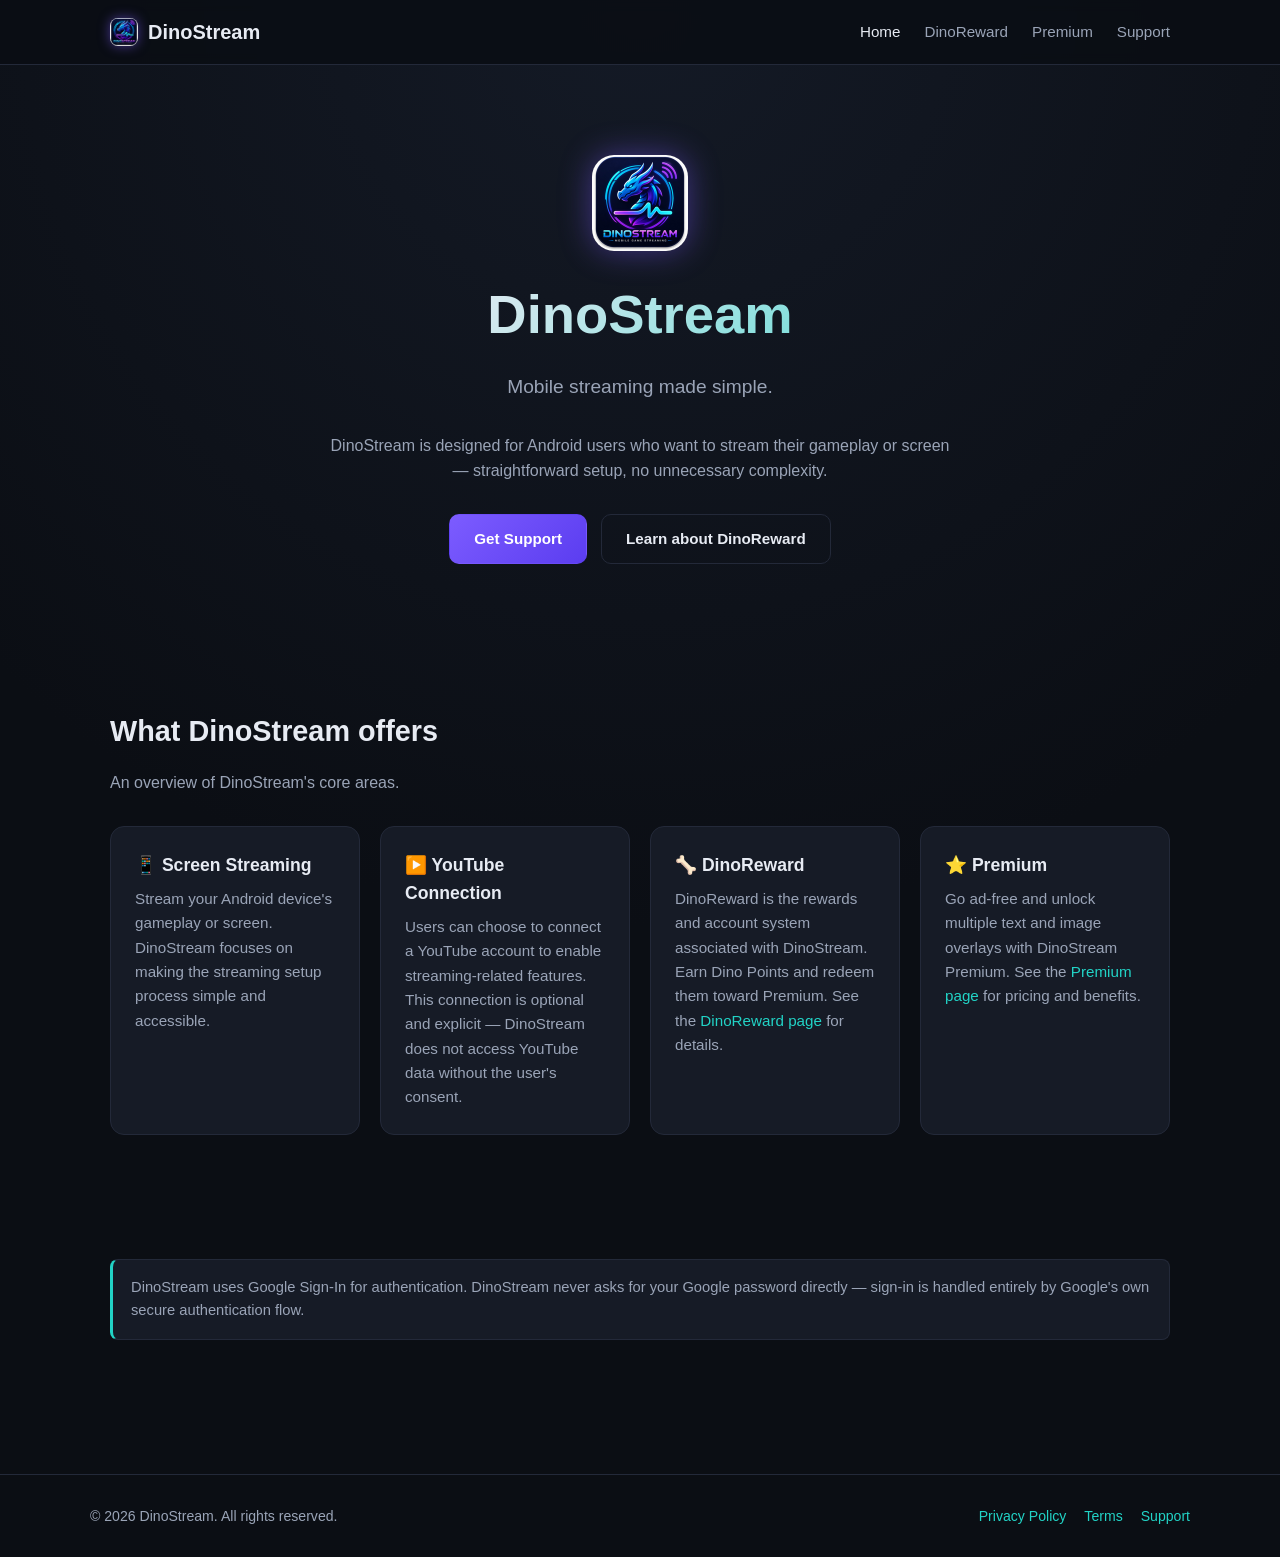
<file: index.html>
<!DOCTYPE html>
<html lang="en">
<head>
<meta charset="UTF-8">
<meta name="viewport" content="width=device-width, initial-scale=1.0">
<title>DinoStream — Mobile streaming made simple</title>
<meta name="description" content="DinoStream is a mobile streaming application designed to make Android gameplay and screen streaming simple.">
<meta name="google-site-verification" content="Sopn58R_spXrv9w-uuryr_W3f7evfLiLWQXg-3YyL4M" />
<link rel="stylesheet" href="styles.css">
<link rel="icon" type="image/png" sizes="32x32" href="assets/favicon-32.png">
<link rel="icon" type="image/png" sizes="16x16" href="assets/favicon-16.png">
<link rel="apple-touch-icon" href="assets/logo-192.png">
<meta property="og:title" content="DinoStream — Mobile streaming made simple">
<meta property="og:description" content="DinoStream is a mobile streaming application designed to make Android gameplay and screen streaming simple.">
<meta property="og:image" content="assets/logo-512.png">
<meta property="og:type" content="website">
</head>
<body>

<header class="site-header">
  <div class="nav-wrap">
    <a href="index.html" class="brand"><img src="assets/logo-64.png" alt="DinoStream logo" class="brand-logo"> DinoStream</a>
    <button class="menu-toggle" aria-label="Toggle menu">☰</button>
    <nav class="main-nav">
      <a href="index.html" class="active">Home</a>
      <a href="dinoreward.html">DinoReward</a>
      <a href="premium.html">Premium</a>
      <a href="support.html">Support</a>
    </nav>
  </div>
</header>

<main>
  <section class="hero">
    <div class="container">
      <img src="assets/logo-192.png" alt="DinoStream logo" class="hero-logo">
      <h1>DinoStream</h1>
      <p class="tagline">Mobile streaming made simple.</p>
      <p class="tagline" style="font-size:1rem;">
        DinoStream is designed for Android users who want to stream their gameplay
        or screen — straightforward setup, no unnecessary complexity.
      </p>
      <div class="cta-row">
        <a href="support.html" class="btn btn-primary">Get Support</a>
        <a href="dinoreward.html" class="btn btn-secondary">Learn about DinoReward</a>
      </div>
    </div>
  </section>

  <section class="section">
    <div class="container">
      <h2>What DinoStream offers</h2>
      <p class="lead">
        An overview of DinoStream's core areas.
      </p>

      <div class="grid">
        <div class="card">
          <h3>📱 Screen Streaming</h3>
          <p>
            Stream your Android device's gameplay or screen. DinoStream focuses on
            making the streaming setup process simple and accessible.
          </p>
        </div>

        <div class="card">
          <h3>▶️ YouTube Connection</h3>
          <p>
            Users can choose to connect a YouTube account to enable streaming-related
            features. This connection is optional and explicit — DinoStream does not
            access YouTube data without the user's consent.
          </p>
        </div>

        <div class="card">
          <h3>🦴 DinoReward</h3>
          <p>
            DinoReward is the rewards and account system associated with DinoStream.
            Earn Dino Points and redeem them toward Premium. See the
            <a href="dinoreward.html">DinoReward page</a> for details.
          </p>
        </div>

        <div class="card">
          <h3>⭐ Premium</h3>
          <p>
            Go ad-free and unlock multiple text and image overlays with DinoStream
            Premium. See the <a href="premium.html">Premium page</a> for pricing and
            benefits.
          </p>
        </div>
      </div>
    </div>
  </section>

  <section class="section">
    <div class="container">
      <div class="notice">
        DinoStream uses Google Sign-In for authentication. DinoStream never asks
        for your Google password directly — sign-in is handled entirely by Google's
        own secure authentication flow.
      </div>
    </div>
  </section>
</main>

<footer class="site-footer">
  <div class="footer-inner">
    <div>© 2026 DinoStream. All rights reserved.</div>
    <div class="footer-links">
      <a href="privacy.html">Privacy Policy</a>
      <a href="terms.html">Terms</a>
      <a href="support.html">Support</a>
    </div>
  </div>
</footer>

<script src="nav.js"></script>
</body>
</html>
</file>
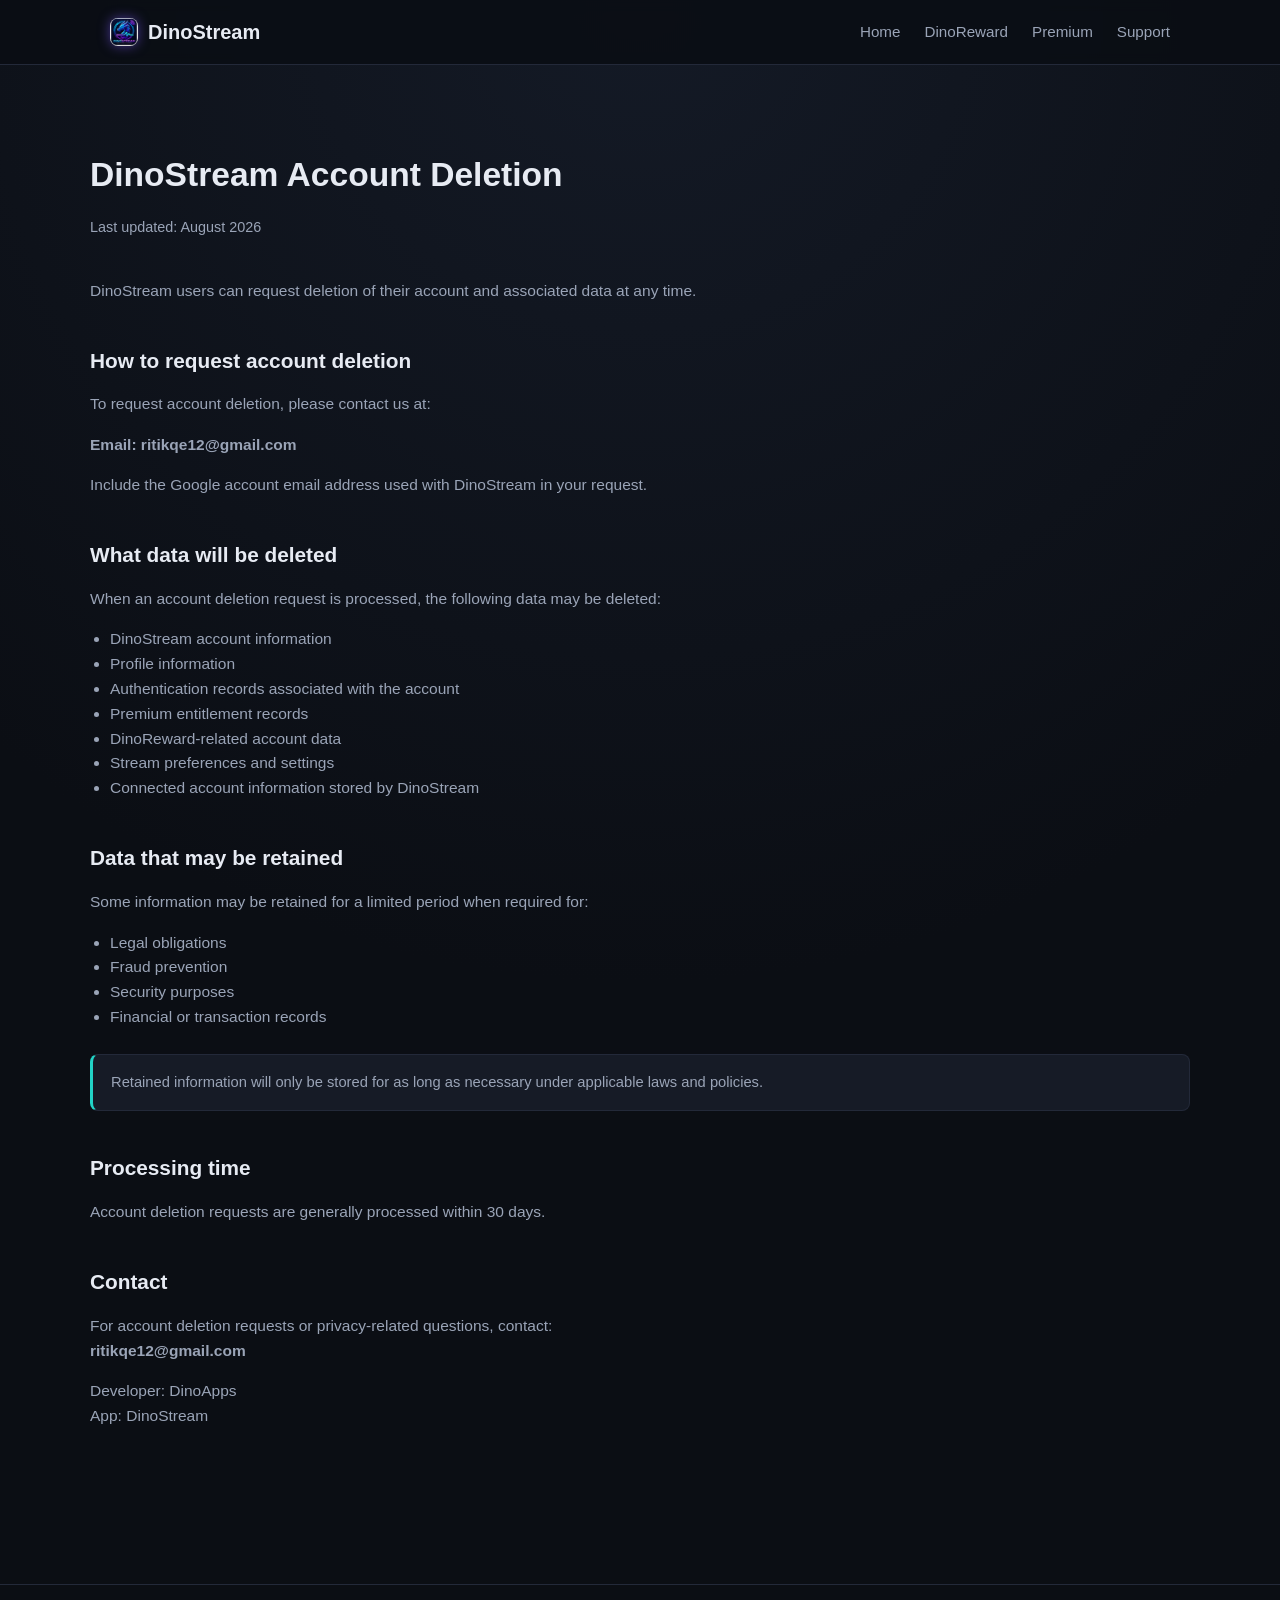
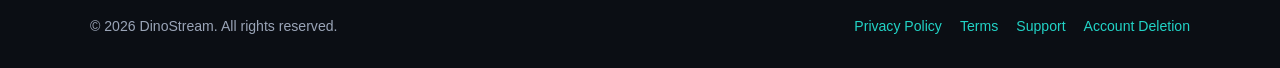
<file: account-deletion .html>
<!DOCTYPE html>
<html lang="en">
<head>
<meta charset="UTF-8">
<meta name="viewport" content="width=device-width, initial-scale=1.0">
<title>Account Deletion — DinoStream</title>
<meta name="description" content="How to request deletion of your DinoStream account and associated data.">
<link rel="stylesheet" href="styles.css">
<link rel="icon" type="image/png" sizes="32x32" href="assets/favicon-32.png">
<link rel="icon" type="image/png" sizes="16x16" href="assets/favicon-16.png">
<link rel="apple-touch-icon" href="assets/logo-192.png">
</head>
<body>

<header class="site-header">
  <div class="nav-wrap">
    <a href="index.html" class="brand"><img src="assets/logo-64.png" alt="DinoStream logo" class="brand-logo"> DinoStream</a>
    <button class="menu-toggle" aria-label="Toggle menu">☰</button>
    <nav class="main-nav">
      <a href="index.html">Home</a>
      <a href="dinoreward.html">DinoReward</a>
      <a href="premium.html">Premium</a>
      <a href="support.html">Support</a>
    </nav>
  </div>
</header>

<main>
  <div class="container doc">
    <h1>DinoStream Account Deletion</h1>
    <p class="updated">Last updated: August 2026</p>

    <p>
      DinoStream users can request deletion of their account and associated
      data at any time.
    </p>

    <h2>How to request account deletion</h2>
    <p>To request account deletion, please contact us at:</p>
    <p><strong>Email: ritikqe12@gmail.com</strong></p>
    <p>
      Include the Google account email address used with DinoStream in your
      request.
    </p>

    <h2>What data will be deleted</h2>
    <p>
      When an account deletion request is processed, the following data may
      be deleted:
    </p>
    <ul>
      <li>DinoStream account information</li>
      <li>Profile information</li>
      <li>Authentication records associated with the account</li>
      <li>Premium entitlement records</li>
      <li>DinoReward-related account data</li>
      <li>Stream preferences and settings</li>
      <li>Connected account information stored by DinoStream</li>
    </ul>

    <h2>Data that may be retained</h2>
    <p>
      Some information may be retained for a limited period when required
      for:
    </p>
    <ul>
      <li>Legal obligations</li>
      <li>Fraud prevention</li>
      <li>Security purposes</li>
      <li>Financial or transaction records</li>
    </ul>
    <div class="notice">
      Retained information will only be stored for as long as necessary
      under applicable laws and policies.
    </div>

    <h2>Processing time</h2>
    <p>Account deletion requests are generally processed within 30 days.</p>

    <h2>Contact</h2>
    <p>
      For account deletion requests or privacy-related questions, contact:
      <br><strong>ritikqe12@gmail.com</strong>
    </p>
    <p>
      Developer: DinoApps
      <br>App: DinoStream
    </p>
  </div>
</main>

<footer class="site-footer">
  <div class="footer-inner">
    <div>© 2026 DinoStream. All rights reserved.</div>
    <div class="footer-links">
      <a href="privacy.html">Privacy Policy</a>
      <a href="terms.html">Terms</a>
      <a href="support.html">Support</a>
      <a href="account-deletion.html">Account Deletion</a>
    </div>
  </div>
</footer>

<script src="nav.js"></script>
</body>
</html>
</file>
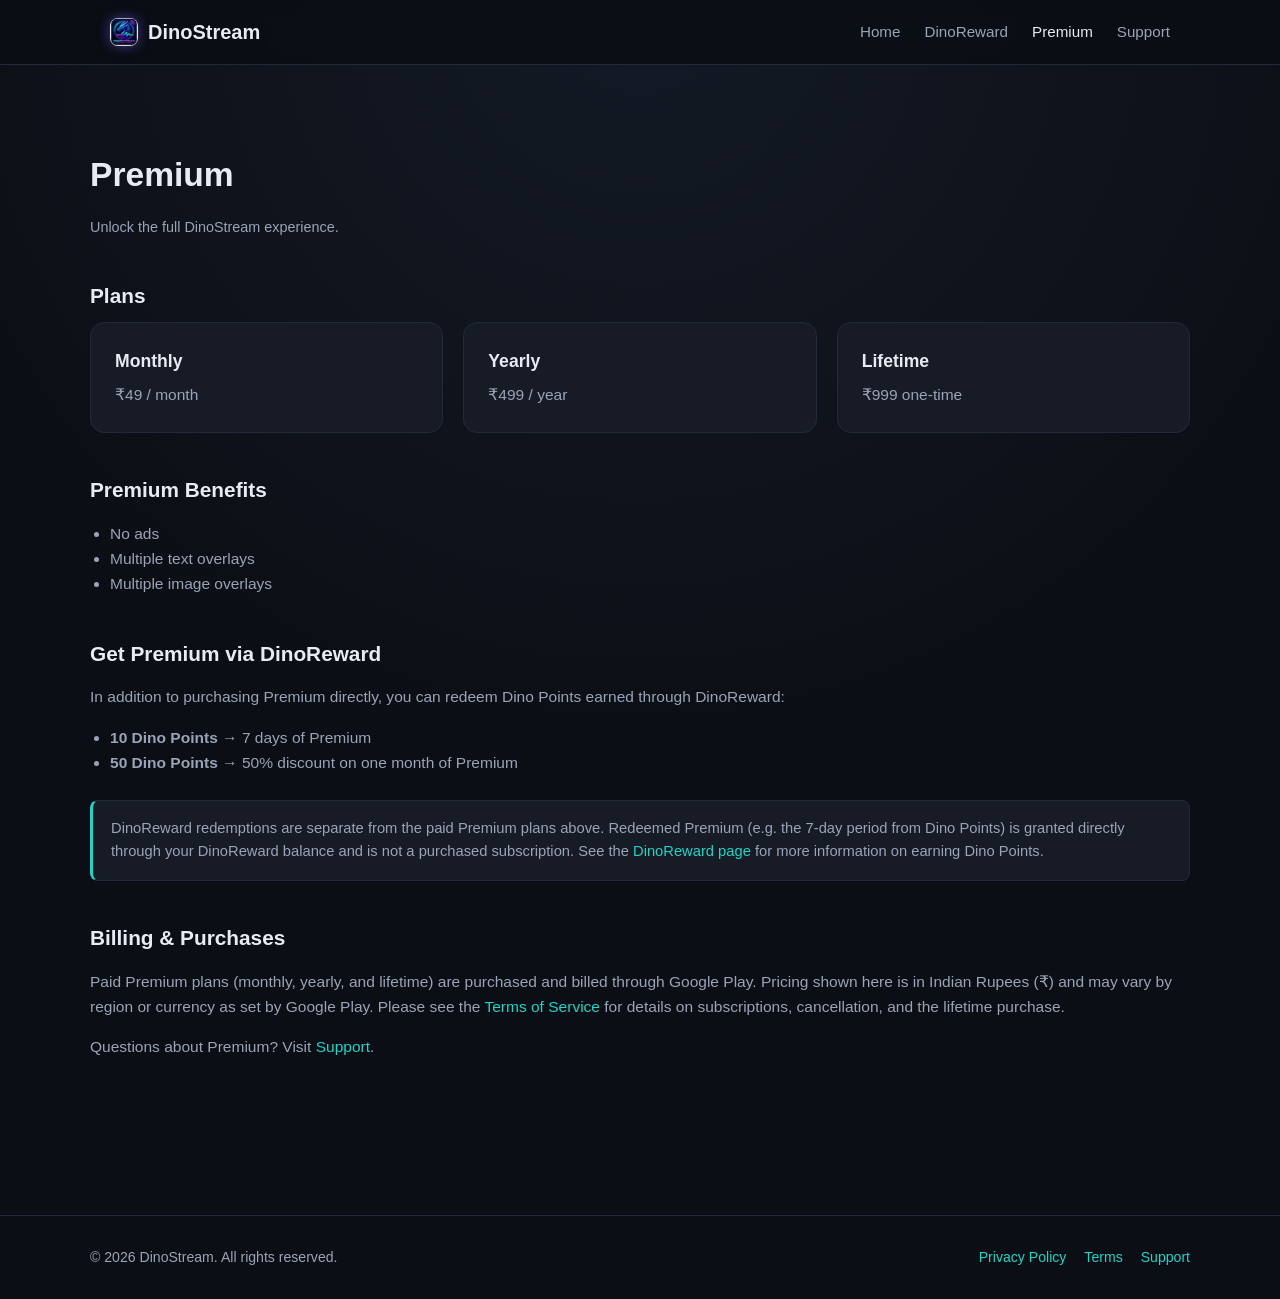
<file: premium.html>
<!DOCTYPE html>
<html lang="en">
<head>
<meta charset="UTF-8">
<meta name="viewport" content="width=device-width, initial-scale=1.0">
<title>Premium — DinoStream</title>
<link rel="stylesheet" href="styles.css">
<link rel="icon" type="image/png" sizes="32x32" href="assets/favicon-32.png">
<link rel="icon" type="image/png" sizes="16x16" href="assets/favicon-16.png">
<link rel="apple-touch-icon" href="assets/logo-192.png">
</head>
<body>

<header class="site-header">
  <div class="nav-wrap">
    <a href="index.html" class="brand"><img src="assets/logo-64.png" alt="DinoStream logo" class="brand-logo"> DinoStream</a>
    <button class="menu-toggle" aria-label="Toggle menu">☰</button>
    <nav class="main-nav">
      <a href="index.html">Home</a>
      <a href="dinoreward.html">DinoReward</a>
      <a href="premium.html" class="active">Premium</a>
      <a href="support.html">Support</a>
    </nav>
  </div>
</header>

<main>
  <div class="container doc">
    <h1>Premium</h1>
    <p class="updated">Unlock the full DinoStream experience.</p>

    <h2>Plans</h2>
    <div class="grid">
      <div class="card">
        <h3>Monthly</h3>
        <p>₹49 / month</p>
      </div>
      <div class="card">
        <h3>Yearly</h3>
        <p>₹499 / year</p>
      </div>
      <div class="card">
        <h3>Lifetime</h3>
        <p>₹999 one-time</p>
      </div>
    </div>

    <h2>Premium Benefits</h2>
    <ul>
      <li>No ads</li>
      <li>Multiple text overlays</li>
      <li>Multiple image overlays</li>
    </ul>

    <h2>Get Premium via DinoReward</h2>
    <p>
      In addition to purchasing Premium directly, you can redeem Dino Points
      earned through DinoReward:
    </p>
    <ul>
      <li><strong>10 Dino Points</strong> → 7 days of Premium</li>
      <li><strong>50 Dino Points</strong> → 50% discount on one month of Premium</li>
    </ul>
    <div class="notice">
      DinoReward redemptions are separate from the paid Premium plans above.
      Redeemed Premium (e.g. the 7-day period from Dino Points) is granted
      directly through your DinoReward balance and is not a purchased
      subscription. See the <a href="dinoreward.html">DinoReward page</a> for
      more information on earning Dino Points.
    </div>

    <h2>Billing &amp; Purchases</h2>
    <p>
      Paid Premium plans (monthly, yearly, and lifetime) are purchased and
      billed through Google Play. Pricing shown here is in Indian Rupees (₹)
      and may vary by region or currency as set by Google Play. Please see the
      <a href="terms.html">Terms of Service</a> for details on subscriptions,
      cancellation, and the lifetime purchase.
    </p>

    <p>
      Questions about Premium? Visit <a href="support.html">Support</a>.
    </p>
  </div>
</main>

<footer class="site-footer">
  <div class="footer-inner">
    <div>© 2026 DinoStream. All rights reserved.</div>
    <div class="footer-links">
      <a href="privacy.html">Privacy Policy</a>
      <a href="terms.html">Terms</a>
      <a href="support.html">Support</a>
    </div>
  </div>
</footer>

<script src="nav.js"></script>
</body>
</html>
</file>
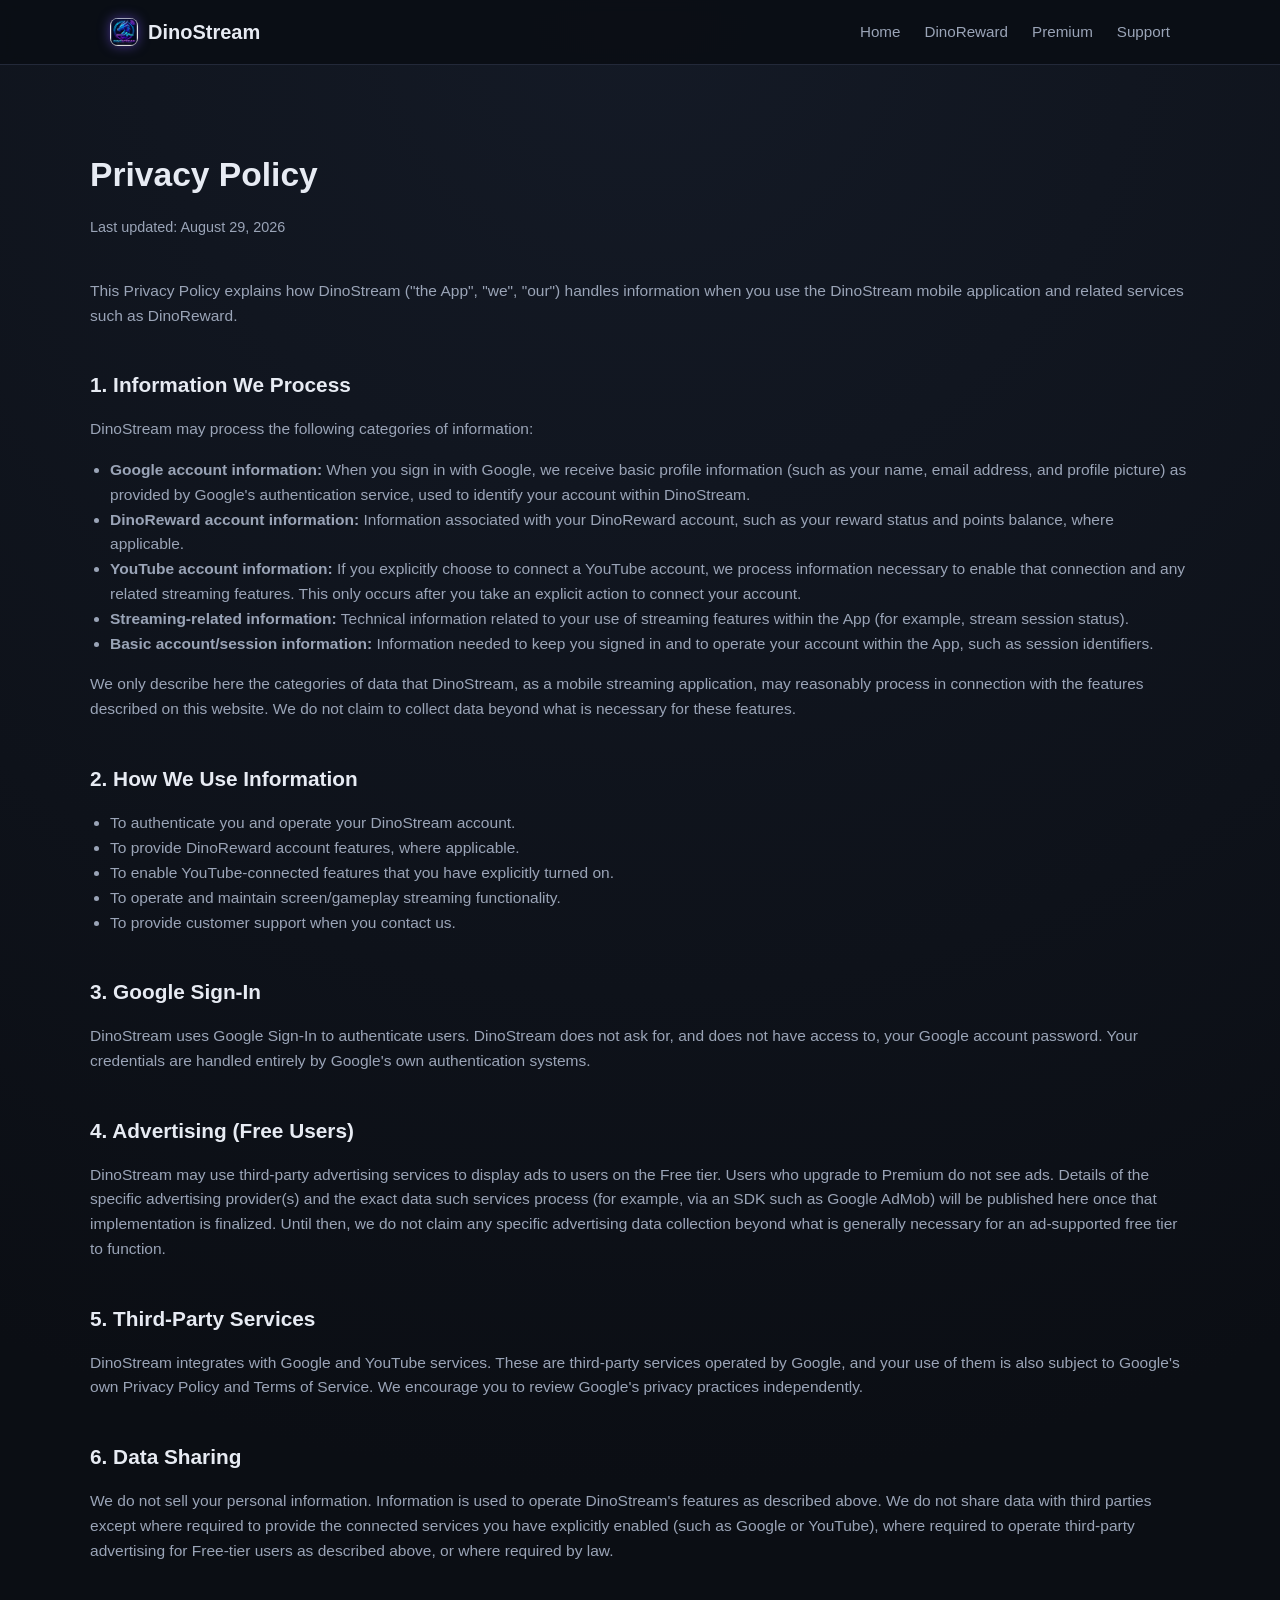
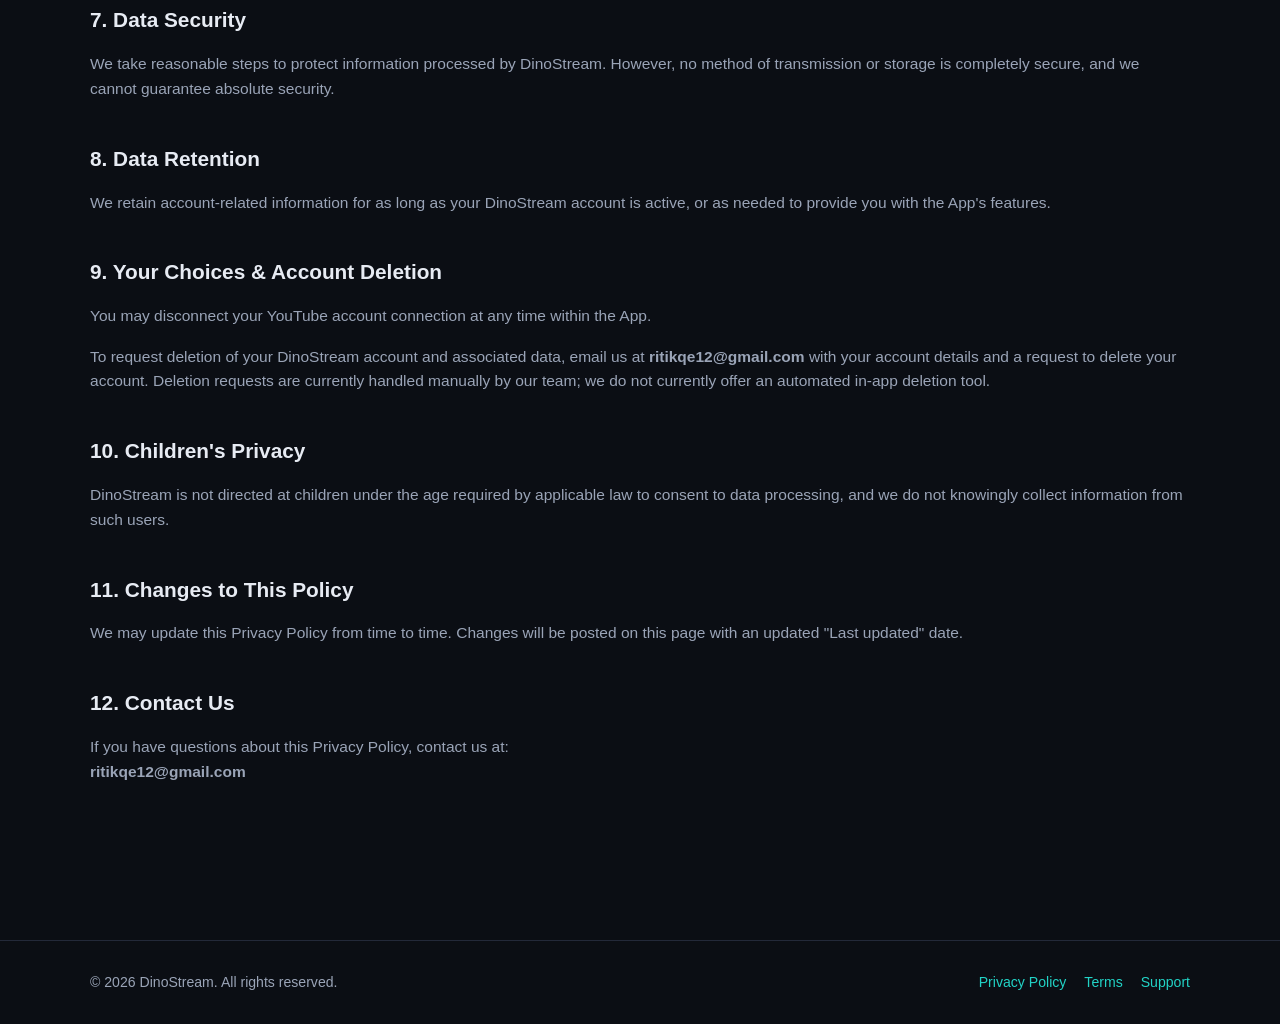
<file: privacy.html>
<!DOCTYPE html>
<html lang="en">
<head>
<meta charset="UTF-8">
<meta name="viewport" content="width=device-width, initial-scale=1.0">
<title>Privacy Policy — DinoStream</title>
<link rel="stylesheet" href="styles.css">
<link rel="icon" type="image/png" sizes="32x32" href="assets/favicon-32.png">
<link rel="icon" type="image/png" sizes="16x16" href="assets/favicon-16.png">
<link rel="apple-touch-icon" href="assets/logo-192.png">
</head>
<body>

<header class="site-header">
  <div class="nav-wrap">
    <a href="index.html" class="brand"><img src="assets/logo-64.png" alt="DinoStream logo" class="brand-logo"> DinoStream</a>
    <button class="menu-toggle" aria-label="Toggle menu">☰</button>
    <nav class="main-nav">
      <a href="index.html">Home</a>
      <a href="dinoreward.html">DinoReward</a>
      <a href="premium.html">Premium</a>
      <a href="support.html">Support</a>
    </nav>
  </div>
</header>

<main>
  <div class="container doc">
    <h1>Privacy Policy</h1>
    <p class="updated">Last updated: August 29, 2026</p>

    <p>
      This Privacy Policy explains how DinoStream ("the App", "we", "our") handles
      information when you use the DinoStream mobile application and related
      services such as DinoReward.
    </p>

    <h2>1. Information We Process</h2>
    <p>DinoStream may process the following categories of information:</p>
    <ul>
      <li>
        <strong>Google account information:</strong> When you sign in with Google,
        we receive basic profile information (such as your name, email address,
        and profile picture) as provided by Google's authentication service, used
        to identify your account within DinoStream.
      </li>
      <li>
        <strong>DinoReward account information:</strong> Information associated
        with your DinoReward account, such as your reward status and points
        balance, where applicable.
      </li>
      <li>
        <strong>YouTube account information:</strong> If you explicitly choose to
        connect a YouTube account, we process information necessary to enable that
        connection and any related streaming features. This only occurs after you
        take an explicit action to connect your account.
      </li>
      <li>
        <strong>Streaming-related information:</strong> Technical information
        related to your use of streaming features within the App (for example,
        stream session status).
      </li>
      <li>
        <strong>Basic account/session information:</strong> Information needed to
        keep you signed in and to operate your account within the App, such as
        session identifiers.
      </li>
    </ul>
    <p>
      We only describe here the categories of data that DinoStream, as a mobile
      streaming application, may reasonably process in connection with the
      features described on this website. We do not claim to collect data beyond
      what is necessary for these features.
    </p>

    <h2>2. How We Use Information</h2>
    <ul>
      <li>To authenticate you and operate your DinoStream account.</li>
      <li>To provide DinoReward account features, where applicable.</li>
      <li>To enable YouTube-connected features that you have explicitly turned on.</li>
      <li>To operate and maintain screen/gameplay streaming functionality.</li>
      <li>To provide customer support when you contact us.</li>
    </ul>

    <h2>3. Google Sign-In</h2>
    <p>
      DinoStream uses Google Sign-In to authenticate users. DinoStream does not
      ask for, and does not have access to, your Google account password. Your
      credentials are handled entirely by Google's own authentication systems.
    </p>

    <h2>4. Advertising (Free Users)</h2>
    <p>
      DinoStream may use third-party advertising services to display ads to
      users on the Free tier. Users who upgrade to Premium do not see ads.
      Details of the specific advertising provider(s) and the exact data such
      services process (for example, via an SDK such as Google AdMob) will be
      published here once that implementation is finalized. Until then, we do
      not claim any specific advertising data collection beyond what is
      generally necessary for an ad-supported free tier to function.
    </p>

    <h2>5. Third-Party Services</h2>
    <p>
      DinoStream integrates with Google and YouTube services. These are
      third-party services operated by Google, and your use of them is also
      subject to Google's own Privacy Policy and Terms of Service. We encourage
      you to review Google's privacy practices independently.
    </p>

    <h2>6. Data Sharing</h2>
    <p>
      We do not sell your personal information. Information is used to operate
      DinoStream's features as described above. We do not share data with third
      parties except where required to provide the connected services you have
      explicitly enabled (such as Google or YouTube), where required to operate
      third-party advertising for Free-tier users as described above, or where
      required by law.
    </p>

    <h2>7. Data Security</h2>
    <p>
      We take reasonable steps to protect information processed by DinoStream.
      However, no method of transmission or storage is completely secure, and we
      cannot guarantee absolute security.
    </p>

    <h2>8. Data Retention</h2>
    <p>
      We retain account-related information for as long as your DinoStream
      account is active, or as needed to provide you with the App's features.
    </p>

    <h2>9. Your Choices &amp; Account Deletion</h2>
    <p>
      You may disconnect your YouTube account connection at any time within the
      App.
    </p>
    <p>
      To request deletion of your DinoStream account and associated data, email
      us at <strong>ritikqe12@gmail.com</strong> with your account details and a
      request to delete your account. Deletion requests are currently handled
      manually by our team; we do not currently offer an automated in-app
      deletion tool.
    </p>

    <h2>10. Children's Privacy</h2>
    <p>
      DinoStream is not directed at children under the age required by applicable
      law to consent to data processing, and we do not knowingly collect
      information from such users.
    </p>

    <h2>11. Changes to This Policy</h2>
    <p>
      We may update this Privacy Policy from time to time. Changes will be posted
      on this page with an updated "Last updated" date.
    </p>

    <h2>12. Contact Us</h2>
    <p>
      If you have questions about this Privacy Policy, contact us at:
      <br><strong>ritikqe12@gmail.com</strong>
    </p>
  </div>
</main>

<footer class="site-footer">
  <div class="footer-inner">
    <div>© 2026 DinoStream. All rights reserved.</div>
    <div class="footer-links">
      <a href="privacy.html">Privacy Policy</a>
      <a href="terms.html">Terms</a>
      <a href="support.html">Support</a>
    </div>
  </div>
</footer>

<script src="nav.js"></script>
</body>
</html>
</file>
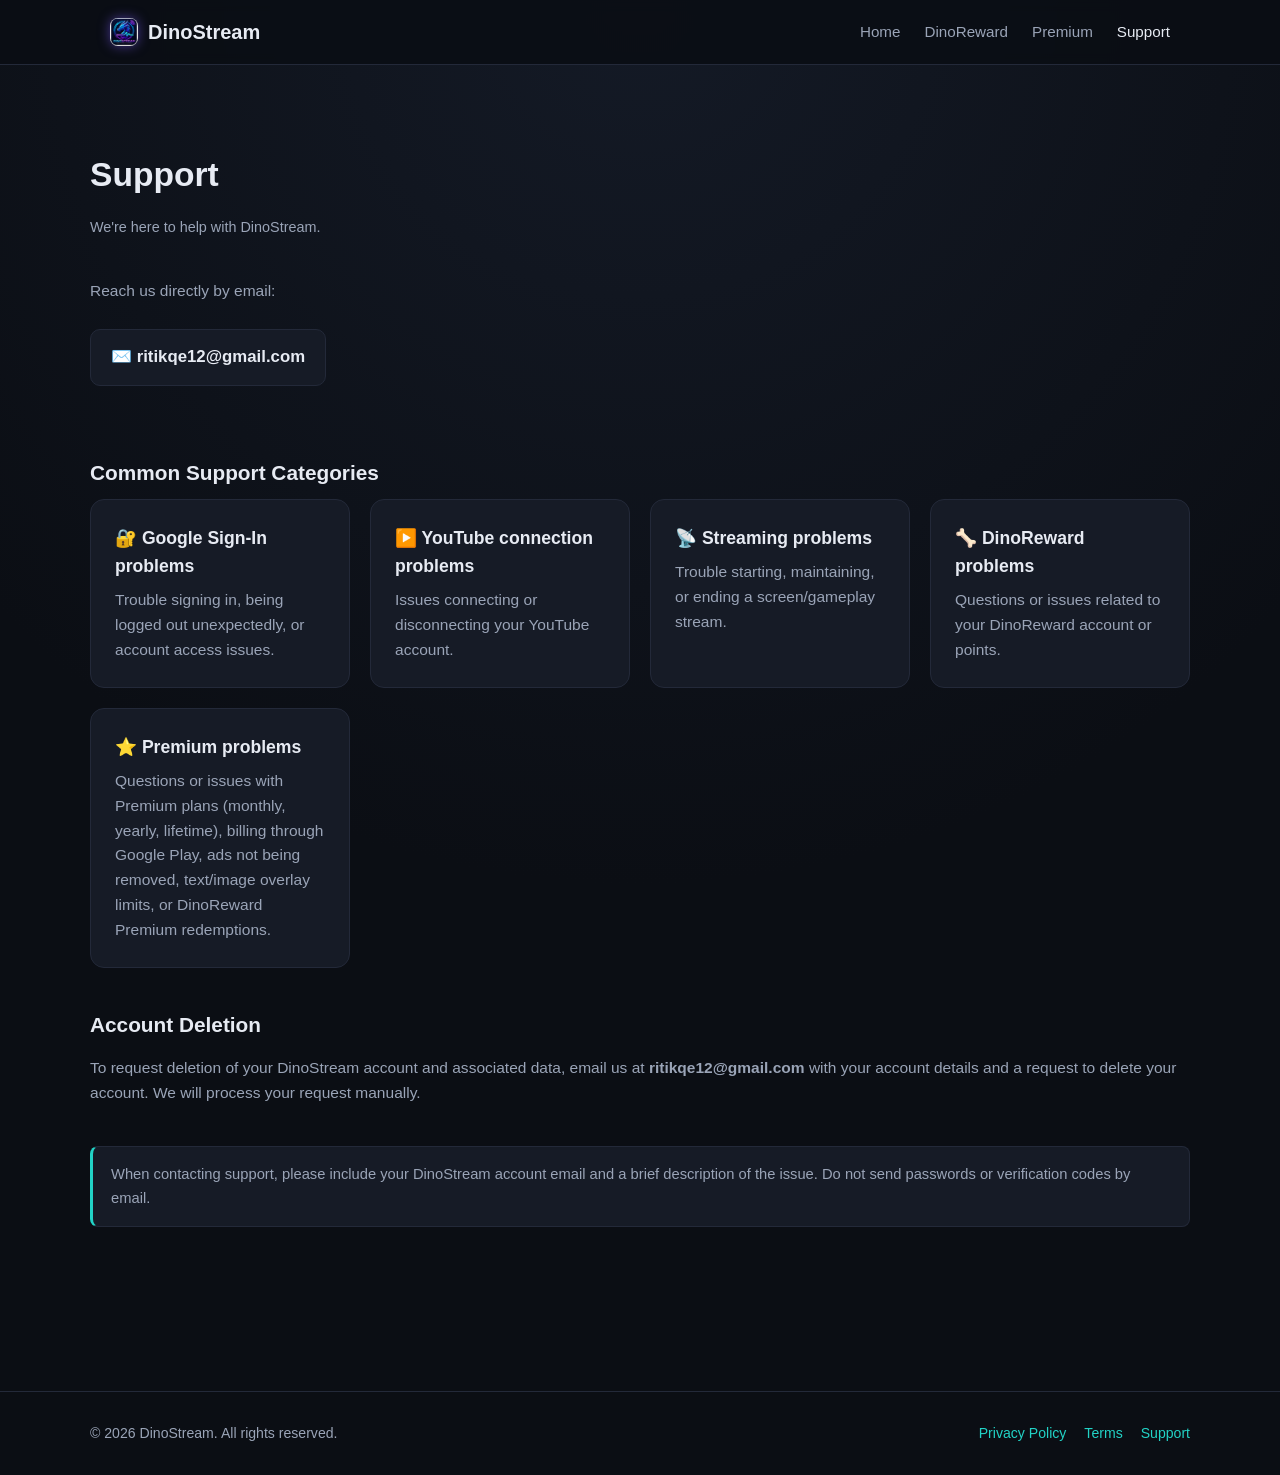
<file: support.html>
<!DOCTYPE html>
<html lang="en">
<head>
<meta charset="UTF-8">
<meta name="viewport" content="width=device-width, initial-scale=1.0">
<title>Support — DinoStream</title>
<link rel="stylesheet" href="styles.css">
<link rel="icon" type="image/png" sizes="32x32" href="assets/favicon-32.png">
<link rel="icon" type="image/png" sizes="16x16" href="assets/favicon-16.png">
<link rel="apple-touch-icon" href="assets/logo-192.png">
</head>
<body>

<header class="site-header">
  <div class="nav-wrap">
    <a href="index.html" class="brand"><img src="assets/logo-64.png" alt="DinoStream logo" class="brand-logo"> DinoStream</a>
    <button class="menu-toggle" aria-label="Toggle menu">☰</button>
    <nav class="main-nav">
      <a href="index.html">Home</a>
      <a href="dinoreward.html">DinoReward</a>
      <a href="premium.html">Premium</a>
      <a href="support.html" class="active">Support</a>
    </nav>
  </div>
</header>

<main>
  <div class="container doc">
    <h1>Support</h1>
    <p class="updated">We're here to help with DinoStream.</p>

    <p>Reach us directly by email:</p>
    <div class="support-email">✉️ ritikqe12@gmail.com</div>

    <h2>Common Support Categories</h2>
    <div class="grid">
      <div class="card">
        <h3>🔐 Google Sign-In problems</h3>
        <p>Trouble signing in, being logged out unexpectedly, or account access issues.</p>
      </div>
      <div class="card">
        <h3>▶️ YouTube connection problems</h3>
        <p>Issues connecting or disconnecting your YouTube account.</p>
      </div>
      <div class="card">
        <h3>📡 Streaming problems</h3>
        <p>Trouble starting, maintaining, or ending a screen/gameplay stream.</p>
      </div>
      <div class="card">
        <h3>🦴 DinoReward problems</h3>
        <p>Questions or issues related to your DinoReward account or points.</p>
      </div>
      <div class="card">
        <h3>⭐ Premium problems</h3>
        <p>
          Questions or issues with Premium plans (monthly, yearly, lifetime),
          billing through Google Play, ads not being removed, text/image
          overlay limits, or DinoReward Premium redemptions.
        </p>
      </div>
    </div>

    <h2>Account Deletion</h2>
    <p>
      To request deletion of your DinoStream account and associated data,
      email us at <strong>ritikqe12@gmail.com</strong> with your account
      details and a request to delete your account. We will process your
      request manually.
    </p>

    <div class="notice" style="margin-top:40px;">
      When contacting support, please include your DinoStream account email and
      a brief description of the issue. Do not send passwords or verification
      codes by email.
    </div>
  </div>
</main>

<footer class="site-footer">
  <div class="footer-inner">
    <div>© 2026 DinoStream. All rights reserved.</div>
    <div class="footer-links">
      <a href="privacy.html">Privacy Policy</a>
      <a href="terms.html">Terms</a>
      <a href="support.html">Support</a>
    </div>
  </div>
</footer>

<script src="nav.js"></script>
</body>
</html>
</file>
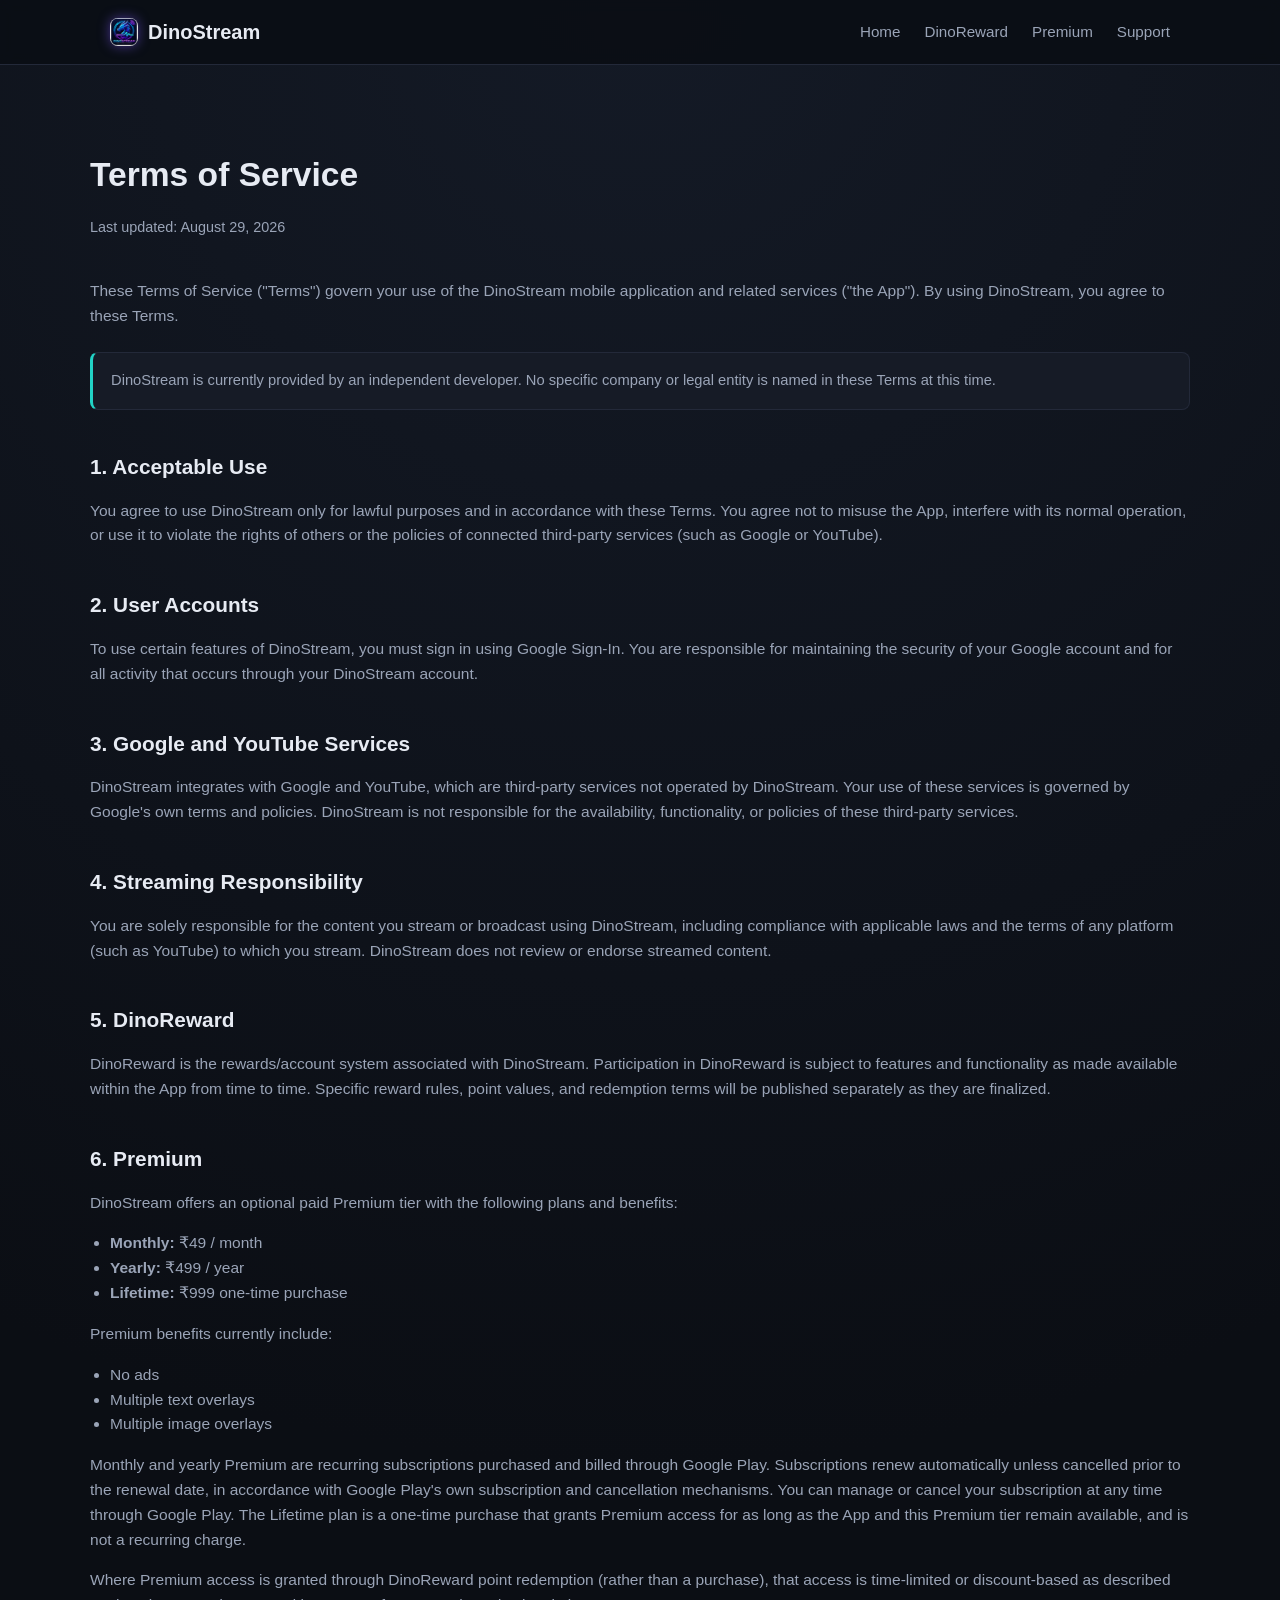
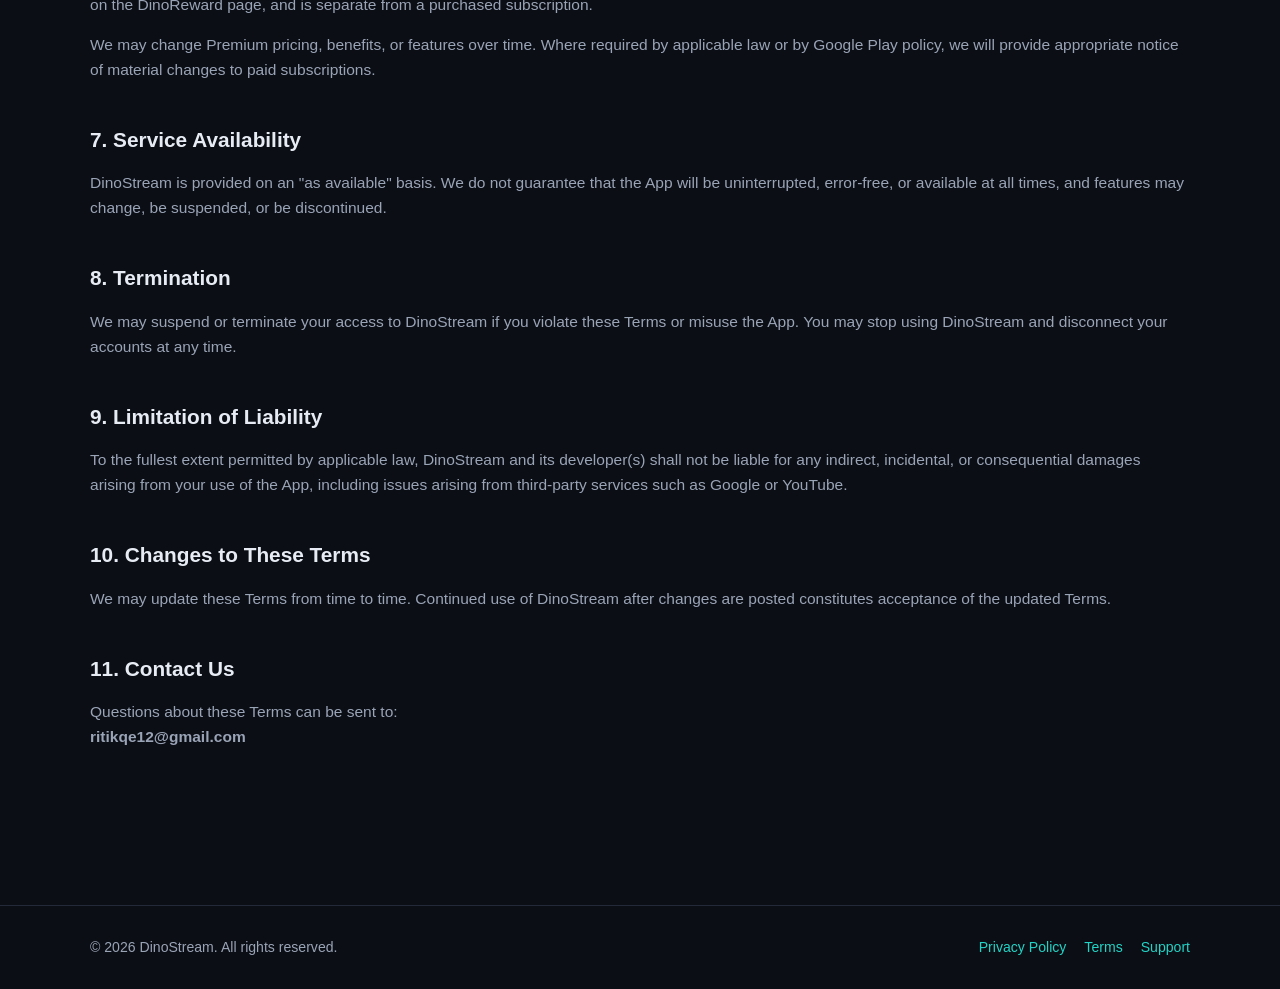
<file: terms.html>
<!DOCTYPE html>
<html lang="en">
<head>
<meta charset="UTF-8">
<meta name="viewport" content="width=device-width, initial-scale=1.0">
<title>Terms of Service — DinoStream</title>
<link rel="stylesheet" href="styles.css">
<link rel="icon" type="image/png" sizes="32x32" href="assets/favicon-32.png">
<link rel="icon" type="image/png" sizes="16x16" href="assets/favicon-16.png">
<link rel="apple-touch-icon" href="assets/logo-192.png">
</head>
<body>

<header class="site-header">
  <div class="nav-wrap">
    <a href="index.html" class="brand"><img src="assets/logo-64.png" alt="DinoStream logo" class="brand-logo"> DinoStream</a>
    <button class="menu-toggle" aria-label="Toggle menu">☰</button>
    <nav class="main-nav">
      <a href="index.html">Home</a>
      <a href="dinoreward.html">DinoReward</a>
      <a href="premium.html">Premium</a>
      <a href="support.html">Support</a>
    </nav>
  </div>
</header>

<main>
  <div class="container doc">
    <h1>Terms of Service</h1>
    <p class="updated">Last updated: August 29, 2026</p>

    <p>
      These Terms of Service ("Terms") govern your use of the DinoStream mobile
      application and related services ("the App"). By using DinoStream, you
      agree to these Terms.
    </p>

    <div class="notice">
      DinoStream is currently provided by an independent developer. No specific
      company or legal entity is named in these Terms at this time.
    </div>

    <h2>1. Acceptable Use</h2>
    <p>
      You agree to use DinoStream only for lawful purposes and in accordance with
      these Terms. You agree not to misuse the App, interfere with its normal
      operation, or use it to violate the rights of others or the policies of
      connected third-party services (such as Google or YouTube).
    </p>

    <h2>2. User Accounts</h2>
    <p>
      To use certain features of DinoStream, you must sign in using Google
      Sign-In. You are responsible for maintaining the security of your Google
      account and for all activity that occurs through your DinoStream account.
    </p>

    <h2>3. Google and YouTube Services</h2>
    <p>
      DinoStream integrates with Google and YouTube, which are third-party
      services not operated by DinoStream. Your use of these services is
      governed by Google's own terms and policies. DinoStream is not responsible
      for the availability, functionality, or policies of these third-party
      services.
    </p>

    <h2>4. Streaming Responsibility</h2>
    <p>
      You are solely responsible for the content you stream or broadcast using
      DinoStream, including compliance with applicable laws and the terms of any
      platform (such as YouTube) to which you stream. DinoStream does not review
      or endorse streamed content.
    </p>

    <h2>5. DinoReward</h2>
    <p>
      DinoReward is the rewards/account system associated with DinoStream.
      Participation in DinoReward is subject to features and functionality as
      made available within the App from time to time. Specific reward rules,
      point values, and redemption terms will be published separately as they
      are finalized.
    </p>

    <h2>6. Premium</h2>
    <p>
      DinoStream offers an optional paid Premium tier with the following
      plans and benefits:
    </p>
    <ul>
      <li><strong>Monthly:</strong> ₹49 / month</li>
      <li><strong>Yearly:</strong> ₹499 / year</li>
      <li><strong>Lifetime:</strong> ₹999 one-time purchase</li>
    </ul>
    <p>Premium benefits currently include:</p>
    <ul>
      <li>No ads</li>
      <li>Multiple text overlays</li>
      <li>Multiple image overlays</li>
    </ul>
    <p>
      Monthly and yearly Premium are recurring subscriptions purchased and
      billed through Google Play. Subscriptions renew automatically unless
      cancelled prior to the renewal date, in accordance with Google Play's
      own subscription and cancellation mechanisms. You can manage or cancel
      your subscription at any time through Google Play. The Lifetime plan is
      a one-time purchase that grants Premium access for as long as the App
      and this Premium tier remain available, and is not a recurring charge.
    </p>
    <p>
      Where Premium access is granted through DinoReward point redemption
      (rather than a purchase), that access is time-limited or discount-based
      as described on the DinoReward page, and is separate from a purchased
      subscription.
    </p>
    <p>
      We may change Premium pricing, benefits, or features over time. Where
      required by applicable law or by Google Play policy, we will provide
      appropriate notice of material changes to paid subscriptions.
    </p>

    <h2>7. Service Availability</h2>
    <p>
      DinoStream is provided on an "as available" basis. We do not guarantee
      that the App will be uninterrupted, error-free, or available at all times,
      and features may change, be suspended, or be discontinued.
    </p>

    <h2>8. Termination</h2>
    <p>
      We may suspend or terminate your access to DinoStream if you violate these
      Terms or misuse the App. You may stop using DinoStream and disconnect your
      accounts at any time.
    </p>

    <h2>9. Limitation of Liability</h2>
    <p>
      To the fullest extent permitted by applicable law, DinoStream and its
      developer(s) shall not be liable for any indirect, incidental, or
      consequential damages arising from your use of the App, including issues
      arising from third-party services such as Google or YouTube.
    </p>

    <h2>10. Changes to These Terms</h2>
    <p>
      We may update these Terms from time to time. Continued use of DinoStream
      after changes are posted constitutes acceptance of the updated Terms.
    </p>

    <h2>11. Contact Us</h2>
    <p>
      Questions about these Terms can be sent to:
      <br><strong>ritikqe12@gmail.com</strong>
    </p>
  </div>
</main>

<footer class="site-footer">
  <div class="footer-inner">
    <div>© 2026 DinoStream. All rights reserved.</div>
    <div class="footer-links">
      <a href="privacy.html">Privacy Policy</a>
      <a href="terms.html">Terms</a>
      <a href="support.html">Support</a>
    </div>
  </div>
</footer>

<script src="nav.js"></script>
</body>
</html>
</file>
<file: styles.css>
:root {
  --bg: #0b0e14;
  --bg-alt: #12161f;
  --card: #161b26;
  --border: #232939;
  --text: #e7ebf3;
  --text-dim: #9aa4b7;
  --accent: #7c5cff;
  --accent-2: #22d3c6;
  --warn: #f5a524;
  --radius: 14px;
  --max-width: 1100px;
}

* { box-sizing: border-box; }

html { scroll-behavior: smooth; }

body {
  margin: 0;
  font-family: "Segoe UI", Roboto, Helvetica, Arial, sans-serif;
  background: radial-gradient(circle at top, #141a26 0%, var(--bg) 55%);
  color: var(--text);
  line-height: 1.6;
  min-height: 100vh;
}

a { color: var(--accent-2); text-decoration: none; }
a:hover { text-decoration: underline; }

.container {
  max-width: var(--max-width);
  margin: 0 auto;
  padding: 0 20px;
}

/* Header */
header.site-header {
  border-bottom: 1px solid var(--border);
  background: rgba(11, 14, 20, 0.9);
  backdrop-filter: blur(6px);
  position: sticky;
  top: 0;
  z-index: 50;
}

.nav-wrap {
  display: flex;
  align-items: center;
  justify-content: space-between;
  padding: 16px 20px;
  max-width: var(--max-width);
  margin: 0 auto;
}

.brand {
  display: flex;
  align-items: center;
  gap: 10px;
  font-weight: 700;
  font-size: 1.25rem;
  color: var(--text);
}

.brand-logo {
  width: 28px;
  height: 28px;
  border-radius: 8px;
  object-fit: cover;
  box-shadow: 0 0 12px rgba(124, 92, 255, 0.5);
}

.hero-logo {
  width: 96px;
  height: 96px;
  border-radius: 22px;
  object-fit: cover;
  margin: 0 auto 20px;
  box-shadow: 0 0 32px rgba(124, 92, 255, 0.45);
  display: block;
}

nav.main-nav {
  display: flex;
  gap: 24px;
}

nav.main-nav a {
  color: var(--text-dim);
  font-weight: 500;
  font-size: 0.95rem;
}

nav.main-nav a.active,
nav.main-nav a:hover {
  color: var(--text);
}

.menu-toggle {
  display: none;
  background: none;
  border: 1px solid var(--border);
  color: var(--text);
  border-radius: 8px;
  padding: 6px 10px;
  cursor: pointer;
}

/* Hero */
.hero {
  padding: 90px 20px 70px;
  text-align: center;
}

.hero h1 {
  font-size: clamp(2.2rem, 5vw, 3.4rem);
  margin: 0 0 14px;
  background: linear-gradient(135deg, var(--text) 30%, var(--accent-2));
  -webkit-background-clip: text;
  background-clip: text;
  -webkit-text-fill-color: transparent;
}

.hero p.tagline {
  font-size: 1.2rem;
  color: var(--text-dim);
  max-width: 620px;
  margin: 0 auto 30px;
}

.hero .cta-row {
  display: flex;
  gap: 14px;
  justify-content: center;
  flex-wrap: wrap;
}

.btn {
  display: inline-block;
  padding: 12px 24px;
  border-radius: 10px;
  font-weight: 600;
  font-size: 0.95rem;
  border: 1px solid transparent;
  cursor: pointer;
}

.btn-primary {
  background: linear-gradient(135deg, var(--accent), #5b3df0);
  color: #fff;
}

.btn-primary:hover { text-decoration: none; opacity: 0.92; }

.btn-secondary {
  background: transparent;
  border-color: var(--border);
  color: var(--text);
}

.btn-secondary:hover { text-decoration: none; border-color: var(--accent-2); }

/* Sections / Cards */
main { padding-bottom: 60px; }

.section {
  padding: 50px 0;
}

.section h2 {
  font-size: 1.8rem;
  margin-bottom: 8px;
}

.section .lead {
  color: var(--text-dim);
  margin-bottom: 30px;
  max-width: 700px;
}

.grid {
  display: grid;
  grid-template-columns: repeat(auto-fit, minmax(230px, 1fr));
  gap: 20px;
}

.card {
  background: var(--card);
  border: 1px solid var(--border);
  border-radius: var(--radius);
  padding: 24px;
}

.card h3 {
  margin-top: 0;
  margin-bottom: 8px;
  font-size: 1.1rem;
  display: flex;
  align-items: center;
  gap: 8px;
}

.card p {
  color: var(--text-dim);
  margin: 0;
  font-size: 0.95rem;
}

.badge {
  display: inline-block;
  font-size: 0.7rem;
  font-weight: 700;
  letter-spacing: 0.03em;
  text-transform: uppercase;
  padding: 3px 9px;
  border-radius: 999px;
  background: rgba(245, 165, 36, 0.15);
  color: var(--warn);
  border: 1px solid rgba(245, 165, 36, 0.35);
}

/* Legal / text pages */
.doc {
  padding: 60px 0 80px;
}

.doc h1 {
  font-size: 2.1rem;
  margin-bottom: 6px;
}

.doc .updated {
  color: var(--text-dim);
  font-size: 0.9rem;
  margin-bottom: 40px;
}

.doc h2 {
  font-size: 1.3rem;
  margin-top: 40px;
  margin-bottom: 10px;
  color: var(--text);
}

.doc p, .doc li {
  color: var(--text-dim);
  font-size: 0.97rem;
}

.doc ul { padding-left: 20px; }

.notice {
  background: var(--card);
  border: 1px solid var(--border);
  border-left: 3px solid var(--accent-2);
  border-radius: 8px;
  padding: 16px 18px;
  margin: 24px 0;
  font-size: 0.92rem;
  color: var(--text-dim);
}

/* Support */
.support-email {
  display: inline-block;
  background: var(--card);
  border: 1px solid var(--border);
  border-radius: 10px;
  padding: 14px 20px;
  font-size: 1.05rem;
  font-weight: 600;
  margin: 10px 0 30px;
}

/* Footer */
footer.site-footer {
  border-top: 1px solid var(--border);
  padding: 30px 20px;
  color: var(--text-dim);
  font-size: 0.88rem;
}

.footer-inner {
  max-width: var(--max-width);
  margin: 0 auto;
  display: flex;
  flex-wrap: wrap;
  gap: 16px;
  justify-content: space-between;
  align-items: center;
}

.footer-links {
  display: flex;
  gap: 18px;
  flex-wrap: wrap;
}

@media (max-width: 720px) {
  nav.main-nav {
    position: absolute;
    top: 64px;
    left: 0;
    right: 0;
    background: var(--bg-alt);
    border-bottom: 1px solid var(--border);
    flex-direction: column;
    padding: 14px 20px;
    gap: 14px;
    display: none;
  }
  nav.main-nav.open { display: flex; }
  .menu-toggle { display: inline-block; }
}
</file>
